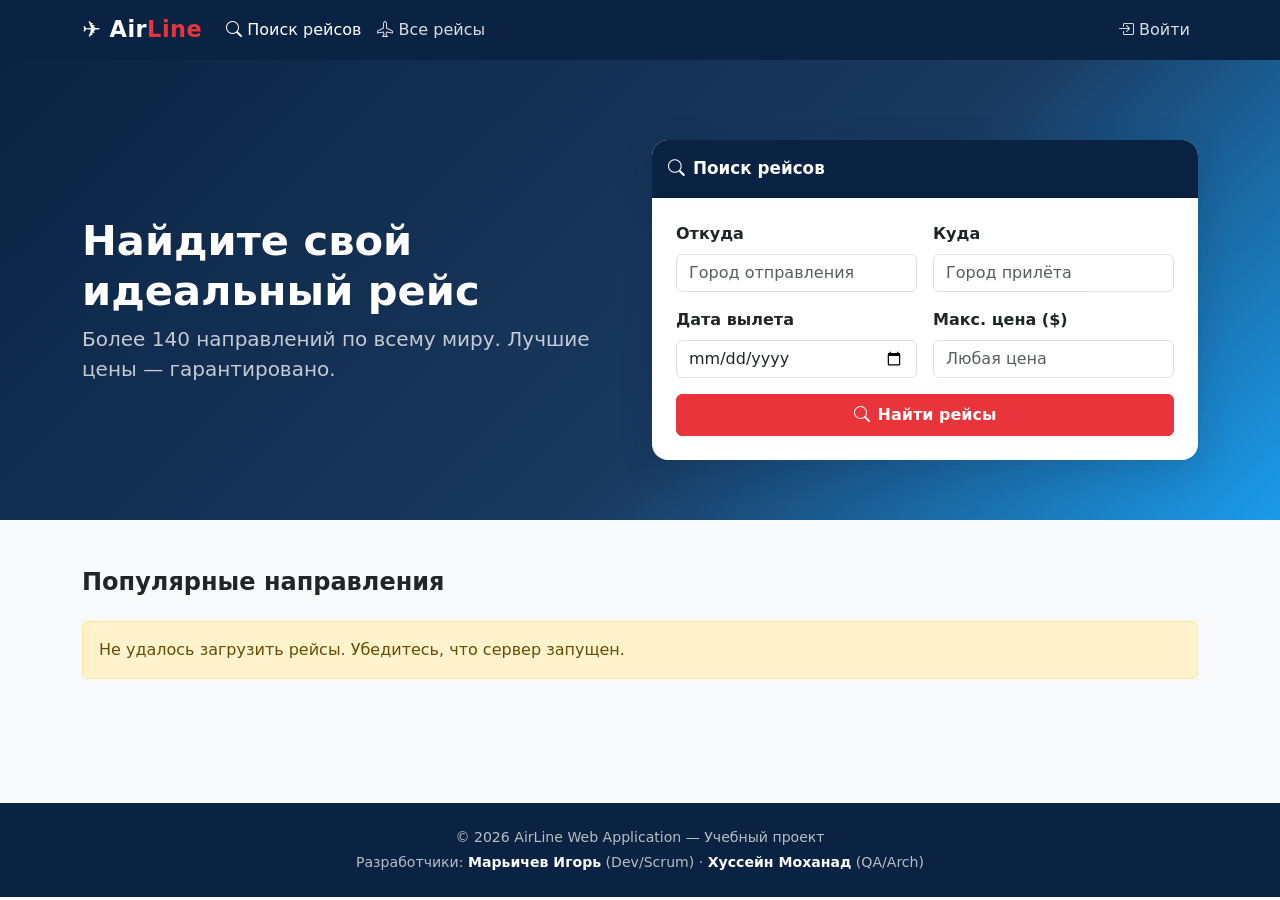
<file: frontend/index.html>
<!DOCTYPE html>
<html lang="ru">
<head>
    <meta charset="UTF-8">
    <meta name="viewport" content="width=device-width, initial-scale=1.0">
    <title>AirLine — Поиск рейсов</title>
    <link rel="stylesheet" href="https://cdn.jsdelivr.net/npm/bootstrap@5.3.3/dist/css/bootstrap.min.css">
    <link rel="stylesheet" href="https://cdn.jsdelivr.net/npm/bootstrap-icons@1.11.3/font/bootstrap-icons.min.css">
    <link rel="stylesheet" href="css/main.css">
</head>
<body>

<!-- Navbar -->
<nav class="navbar navbar-expand-lg navbar-airline">
    <div class="container">
        <a class="navbar-brand" href="index.html">✈ Air<span>Line</span></a>
        <button class="navbar-toggler" type="button" data-bs-toggle="collapse" data-bs-target="#navMain">
            <span class="navbar-toggler-icon"></span>
        </button>
        <div class="collapse navbar-collapse" id="navMain">
            <ul class="navbar-nav me-auto">
                <li class="nav-item"><a class="nav-link active" href="index.html"><i class="bi bi-search"></i> Поиск рейсов</a></li>
                <li class="nav-item"><a class="nav-link" href="flights.html"><i class="bi bi-airplane"></i> Все рейсы</a></li>
            </ul>
            <ul class="navbar-nav ms-auto">
                <!-- Not logged in -->
                <li class="nav-item" id="nav-auth">
                    <a class="nav-link" href="login.html"><i class="bi bi-box-arrow-in-right"></i> Войти</a>
                </li>
                <li class="nav-item" id="nav-auth-reg" style="display:none">
                    <a class="nav-link" href="register.html"><i class="bi bi-person-plus"></i> Регистрация</a>
                </li>
                <!-- Logged in -->
                <li class="nav-item dropdown d-none" id="nav-user">
                    <a class="nav-link dropdown-toggle" href="#" data-bs-toggle="dropdown">
                        <i class="bi bi-person-circle"></i> <span id="nav-username">User</span>
                    </a>
                    <ul class="dropdown-menu dropdown-menu-end">
                        <li><a class="dropdown-item" href="my-tickets.html"><i class="bi bi-ticket-perforated me-2"></i>Мои билеты</a></li>
                        <li><hr class="dropdown-divider"></li>
                        <li><a class="dropdown-item text-danger" href="#" onclick="logout()"><i class="bi bi-box-arrow-right me-2"></i>Выйти</a></li>
                    </ul>
                </li>
                <li class="nav-item d-none" id="nav-admin">
                    <a class="nav-link" href="admin-dashboard.html"><i class="bi bi-shield-lock"></i> Панель</a>
                </li>
            </ul>
        </div>
    </div>
</nav>

<!-- Hero -->
<section class="hero-section">
    <div class="container">
        <div class="row align-items-center">
            <div class="col-lg-6 mb-4 mb-lg-0">
                <h1>Найдите свой идеальный рейс</h1>
                <p class="lead opacity-75 mb-0">Более 140 направлений по всему миру. Лучшие цены — гарантировано.</p>
            </div>
            <div class="col-lg-6">
                <div class="card search-card">
                    <div class="card-header py-3">
                        <i class="bi bi-search me-2"></i>Поиск рейсов
                    </div>
                    <div class="card-body p-4">
                        <div id="search-alert"></div>
                        <div class="row g-3">
                            <div class="col-md-6">
                                <label class="form-label fw-semibold">Откуда</label>
                                <input type="text" class="form-control" id="from_city" placeholder="Город отправления">
                            </div>
                            <div class="col-md-6">
                                <label class="form-label fw-semibold">Куда</label>
                                <input type="text" class="form-control" id="to_city" placeholder="Город прилёта">
                            </div>
                            <div class="col-md-6">
                                <label class="form-label fw-semibold">Дата вылета</label>
                                <input type="date" class="form-control" id="search_date">
                            </div>
                            <div class="col-md-6">
                                <label class="form-label fw-semibold">Макс. цена ($)</label>
                                <input type="number" class="form-control" id="max_price" placeholder="Любая цена">
                            </div>
                            <div class="col-12">
                                <button class="btn btn-airline w-100 py-2" onclick="searchFlights()">
                                    <i class="bi bi-search me-2"></i>Найти рейсы
                                </button>
                            </div>
                        </div>
                    </div>
                </div>
            </div>
        </div>
    </div>
</section>

<!-- Results -->
<section class="py-5">
    <div class="container">
        <div id="results-section" class="d-none">
            <div class="d-flex justify-content-between align-items-center mb-4">
                <h4 class="fw-bold mb-0">Результаты поиска <span id="results-count" class="text-muted fs-6"></span></h4>
                <button class="btn btn-outline-secondary btn-sm" onclick="clearSearch()">
                    <i class="bi bi-x-circle me-1"></i>Сбросить
                </button>
            </div>
            <div id="flights-container" class="row g-3"></div>
        </div>

        <!-- Default content -->
        <div id="default-section">
            <h4 class="fw-bold mb-4">Популярные направления</h4>
            <div id="popular-flights" class="row g-3">
                <div class="col-12 text-center py-4">
                    <div class="spinner-border spinner-airline" role="status"></div>
                    <p class="text-muted mt-2">Загружаем рейсы...</p>
                </div>
            </div>
        </div>
    </div>
</section>

<!-- Footer -->
<footer>
    <div class="container text-center">
        <p class="mb-1">© 2026 AirLine Web Application — Учебный проект</p>
        <p class="mb-0">Разработчики: <strong class="text-white">Марьичев Игорь</strong> (Dev/Scrum) · <strong class="text-white">Хуссейн Моханад</strong> (QA/Arch)</p>
    </div>
</footer>

<script src="https://cdn.jsdelivr.net/npm/bootstrap@5.3.3/dist/js/bootstrap.bundle.min.js"></script>
<script src="js/api.js"></script>
<script>
    document.addEventListener('DOMContentLoaded', () => {
        updateNavbar();
        loadPopularFlights();
        // Set min date to today
        document.getElementById('search_date').min = new Date().toISOString().split('T')[0];
    });

    async function loadPopularFlights() {
        try {
            const data = await api.flights.list({ ordering: 'departure_time' });
            const flights = data.results || data;
            const container = document.getElementById('popular-flights');
            if (!flights || flights.length === 0) {
                container.innerHTML = '<div class="col-12 text-center text-muted">Рейсы не найдены</div>';
                return;
            }
            container.innerHTML = flights.slice(0, 6).map(renderFlightCard).join('');
        } catch (e) {
            document.getElementById('popular-flights').innerHTML =
                '<div class="col-12"><div class="alert alert-warning">Не удалось загрузить рейсы. Убедитесь, что сервер запущен.</div></div>';
        }
    }

    async function searchFlights() {
        const params = {};
        const from = document.getElementById('from_city').value.trim();
        const to = document.getElementById('to_city').value.trim();
        const date = document.getElementById('search_date').value;
        const maxPrice = document.getElementById('max_price').value;

        if (from) params.from_city = from;
        if (to) params.to_city = to;
        if (date) params.date = date;
        if (maxPrice) params.max_price = maxPrice;

        try {
            const data = await api.flights.list(params);
            const flights = data.results || data;

            document.getElementById('default-section').classList.add('d-none');
            document.getElementById('results-section').classList.remove('d-none');
            document.getElementById('results-count').textContent = `(${flights.length} найдено)`;

            const container = document.getElementById('flights-container');
            if (!flights.length) {
                container.innerHTML = '<div class="col-12"><div class="alert alert-info">По вашему запросу рейсы не найдены. Попробуйте изменить параметры.</div></div>';
                return;
            }
            container.innerHTML = flights.map(renderFlightCard).join('');
        } catch (e) {
            showErrors('search-alert', e);
        }
    }

    function clearSearch() {
        document.getElementById('from_city').value = '';
        document.getElementById('to_city').value = '';
        document.getElementById('search_date').value = '';
        document.getElementById('max_price').value = '';
        document.getElementById('results-section').classList.add('d-none');
        document.getElementById('default-section').classList.remove('d-none');
    }

    function renderFlightCard(f) {
        const dep = f.departure_airport;
        const arr = f.arrival_airport;
        const h = Math.floor(f.duration_minutes / 60);
        const m = f.duration_minutes % 60;
        return `
        <div class="col-md-6 col-lg-4">
            <div class="card flight-card h-100">
                <div class="card-body p-4">
                    <div class="d-flex justify-content-between align-items-start mb-3">
                        <small class="text-muted">${f.flight_number}</small>
                        ${statusBadge(f.status)}
                    </div>
                    <div class="d-flex align-items-center justify-content-between mb-3">
                        <div class="text-center">
                            <div class="flight-route">${dep.code}</div>
                            <div class="flight-meta">${dep.city}</div>
                        </div>
                        <div class="text-center px-2">
                            <div class="flight-arrow">✈</div>
                            <div class="flight-meta">${h}ч ${m}мин</div>
                        </div>
                        <div class="text-center">
                            <div class="flight-route">${arr.code}</div>
                            <div class="flight-meta">${arr.city}</div>
                        </div>
                    </div>
                    <div class="d-flex justify-content-between align-items-center mb-3">
                        <div>
                            <div class="flight-meta"><i class="bi bi-calendar3 me-1"></i>${formatDate(f.departure_time)}</div>
                            <div class="flight-meta"><i class="bi bi-people me-1"></i>${f.available_seats} мест</div>
                        </div>
                        <div class="flight-price">${formatPrice(f.base_price)}</div>
                    </div>
                    ${f.is_bookable
                        ? `<a href="booking.html?flight_id=${f.id}" class="btn btn-airline w-100">
                               <i class="bi bi-ticket-perforated me-1"></i>Забронировать
                           </a>`
                        : `<button class="btn btn-secondary w-100" disabled>Недоступен</button>`
                    }
                </div>
            </div>
        </div>`;
    }

    async function logout() {
        const refresh = Auth.getRefresh();
        try { await api.auth.logout(refresh); } catch {}
        Auth.clearTokens();
        window.location.reload();
    }
</script>
</body>
</html>
</file>
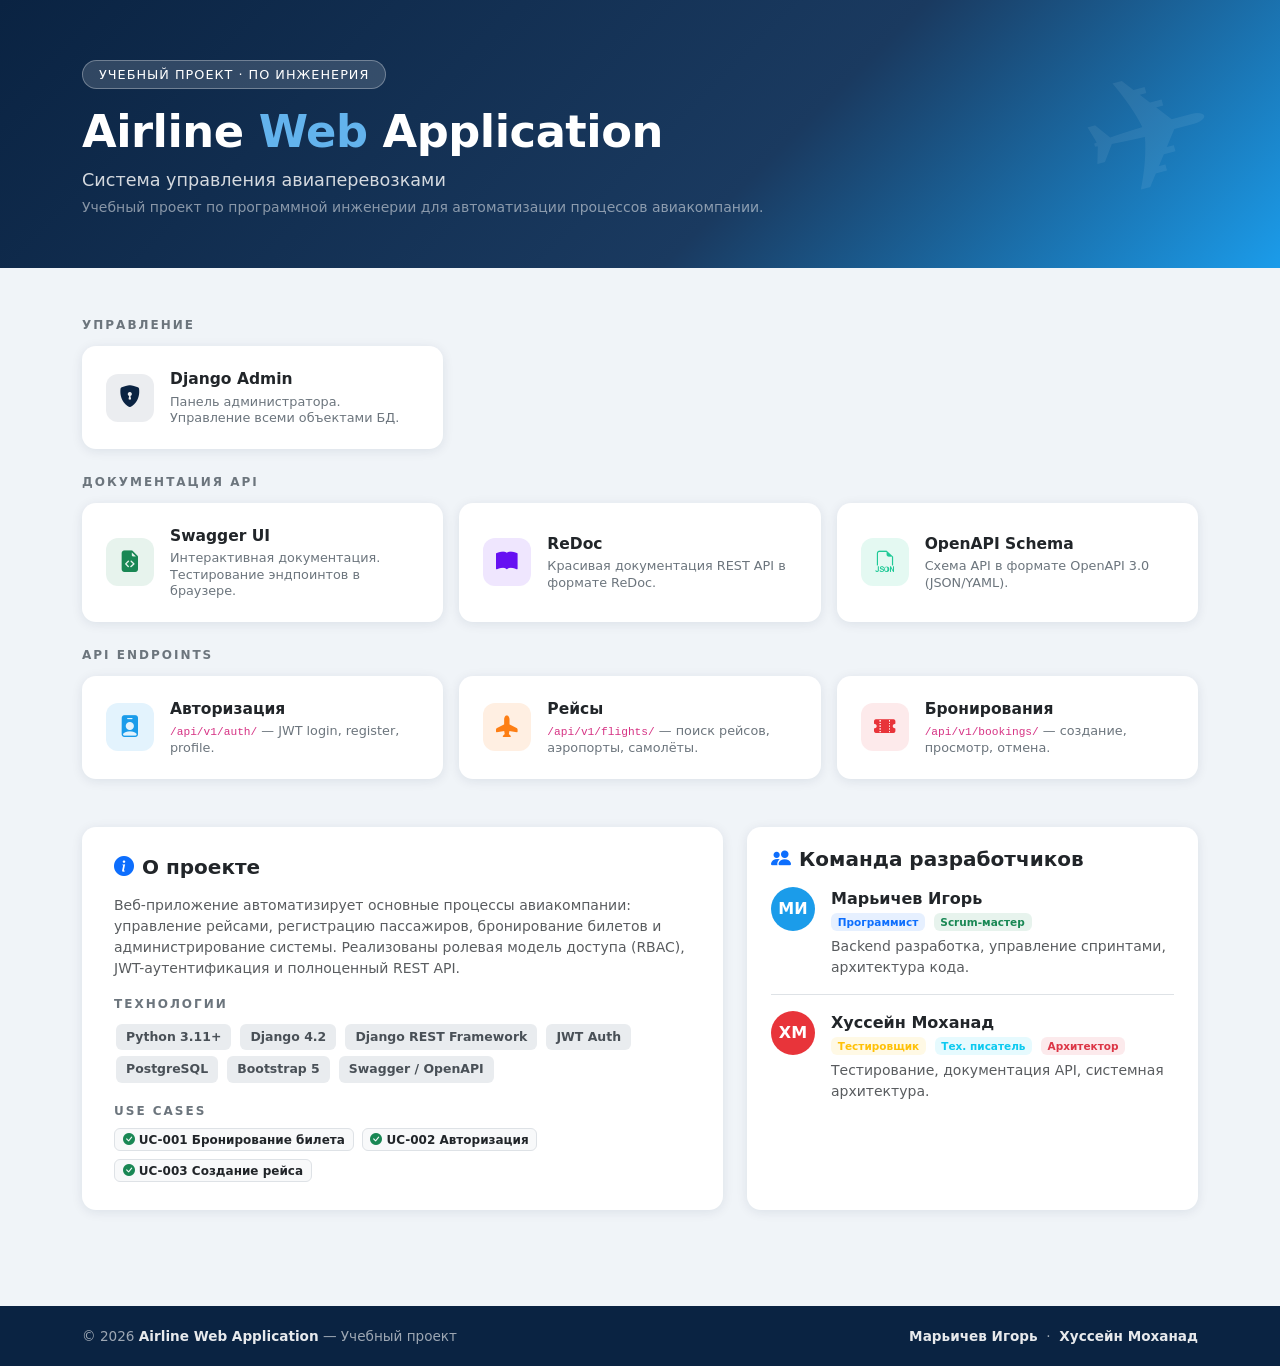
<file: frontend/home.html>
<!DOCTYPE html>
<html lang="ru">
<head>
    <meta charset="UTF-8">
    <meta name="viewport" content="width=device-width, initial-scale=1.0">
    <title>Airline Web Application</title>
    <link rel="stylesheet"
          href="https://cdn.jsdelivr.net/npm/bootstrap@5.3.3/dist/css/bootstrap.min.css">
    <link rel="stylesheet"
          href="https://cdn.jsdelivr.net/npm/bootstrap-icons@1.11.3/font/bootstrap-icons.min.css">
    <style>
        :root {
            --airline-dark: #0A2342;
            --airline-accent: #E8343A;
            --airline-sky: #1B9CEA;
        }

        body {
            background-color: #f0f4f8;
            font-family: 'Segoe UI', system-ui, sans-serif;
        }

        /* ── Header ── */
        .hero {
            background: linear-gradient(135deg, var(--airline-dark) 0%, #1a3a60 60%, var(--airline-sky) 100%);
            color: #fff;
            padding: 60px 0 50px;
            position: relative;
            overflow: hidden;
        }
        .hero::after {
            content: '✈';
            position: absolute;
            right: 5%;
            top: 50%;
            transform: translateY(-50%) rotate(-15deg);
            font-size: 10rem;
            opacity: 0.07;
            pointer-events: none;
        }
        .hero-badge {
            display: inline-block;
            background: rgba(255,255,255,0.15);
            border: 1px solid rgba(255,255,255,0.3);
            border-radius: 50px;
            padding: 4px 16px;
            font-size: 0.8rem;
            letter-spacing: 1px;
            text-transform: uppercase;
            margin-bottom: 16px;
        }
        .hero h1 {
            font-size: 2.8rem;
            font-weight: 800;
            letter-spacing: -0.5px;
        }
        .hero h1 span { color: #63b3ed; }
        .hero p.lead { opacity: 0.82; font-size: 1.1rem; }

        /* ── Section cards ── */
        .section-title {
            font-size: 0.75rem;
            font-weight: 700;
            letter-spacing: 2px;
            text-transform: uppercase;
            color: #6c757d;
            margin-bottom: 12px;
        }

        .link-card {
            background: #fff;
            border: none;
            border-radius: 14px;
            box-shadow: 0 2px 12px rgba(10,35,66,0.09);
            padding: 22px 24px;
            display: flex;
            align-items: center;
            gap: 16px;
            text-decoration: none;
            color: inherit;
            transition: transform 0.18s, box-shadow 0.18s;
            height: 100%;
        }
        .link-card:hover {
            transform: translateY(-3px);
            box-shadow: 0 8px 28px rgba(10,35,66,0.15);
            color: inherit;
        }
        .link-card .icon-wrap {
            width: 48px;
            height: 48px;
            border-radius: 12px;
            display: flex;
            align-items: center;
            justify-content: center;
            font-size: 1.35rem;
            flex-shrink: 0;
        }
        .icon-dark  { background: rgba(10,35,66,0.08);  color: var(--airline-dark); }
        .icon-green { background: rgba(25,135,84,0.1);  color: #198754; }
        .icon-blue  { background: rgba(27,156,234,0.12); color: var(--airline-sky); }
        .icon-indigo{ background: rgba(102,16,242,0.1); color: #6610f2; }
        .icon-red   { background: rgba(232,52,58,0.1);  color: var(--airline-accent); }
        .icon-teal  { background: rgba(32,201,151,0.12);color: #20c997; }
        .icon-orange{ background: rgba(253,126,20,0.12);color: #fd7e14; }

        .link-card .card-label {
            font-weight: 700;
            font-size: 0.97rem;
            margin-bottom: 2px;
        }
        .link-card .card-desc {
            font-size: 0.8rem;
            color: #6c757d;
            line-height: 1.3;
        }

        /* ── Info block ── */
        .info-card {
            background: #fff;
            border-radius: 14px;
            box-shadow: 0 2px 12px rgba(10,35,66,0.09);
            padding: 28px 32px;
        }
        .tech-badge {
            display: inline-block;
            background: #e9ecef;
            border-radius: 6px;
            padding: 4px 10px;
            font-size: 0.78rem;
            font-weight: 600;
            color: #495057;
            margin: 3px 2px;
        }

        /* ── Team ── */
        .team-card {
            background: #fff;
            border-radius: 14px;
            box-shadow: 0 2px 12px rgba(10,35,66,0.09);
            padding: 20px 24px;
        }
        .avatar {
            width: 44px;
            height: 44px;
            border-radius: 50%;
            display: flex;
            align-items: center;
            justify-content: center;
            font-weight: 700;
            font-size: 1rem;
            color: #fff;
            flex-shrink: 0;
        }
        .av-blue   { background: var(--airline-sky); }
        .av-accent { background: var(--airline-accent); }

        /* ── Footer ── */
        footer {
            background: var(--airline-dark);
            color: rgba(255,255,255,0.6);
            padding: 20px 0;
            font-size: 0.85rem;
            margin-top: 48px;
        }
        footer strong { color: rgba(255,255,255,0.9); }
    </style>
</head>
<body>

<!-- ══════════════ HERO ══════════════ -->
<div class="hero">
    <div class="container">
        <div class="hero-badge">Учебный проект · ПО инженерия</div>
        <h1>Airline <span>Web</span> Application</h1>
        <p class="lead mb-1">Система управления авиаперевозками</p>
        <p class="opacity-50 small mb-0">
            Учебный проект по программной инженерии для автоматизации процессов авиакомпании.
        </p>
    </div>
</div>

<!-- ══════════════ MAIN ══════════════ -->
<div class="container py-5">

    <!-- ── Управление ── -->
    <p class="section-title">Управление</p>
    <div class="row g-3 mb-4">
        <div class="col-md-6 col-lg-4">
            <a href="/admin/" class="link-card">
                <div class="icon-wrap icon-dark">
                    <i class="bi bi-shield-lock-fill"></i>
                </div>
                <div>
                    <div class="card-label">Django Admin</div>
                    <div class="card-desc">Панель администратора. Управление всеми объектами БД.</div>
                </div>
            </a>
        </div>
    </div>

    <!-- ── API Documentation ── -->
    <p class="section-title">Документация API</p>
    <div class="row g-3 mb-4">
        <div class="col-md-6 col-lg-4">
            <a href="/api/docs/" class="link-card">
                <div class="icon-wrap icon-green">
                    <i class="bi bi-file-earmark-code-fill"></i>
                </div>
                <div>
                    <div class="card-label">Swagger UI</div>
                    <div class="card-desc">Интерактивная документация. Тестирование эндпоинтов в браузере.</div>
                </div>
            </a>
        </div>
        <div class="col-md-6 col-lg-4">
            <a href="/api/redoc/" class="link-card">
                <div class="icon-wrap icon-indigo">
                    <i class="bi bi-book-fill"></i>
                </div>
                <div>
                    <div class="card-label">ReDoc</div>
                    <div class="card-desc">Красивая документация REST API в формате ReDoc.</div>
                </div>
            </a>
        </div>
        <div class="col-md-6 col-lg-4">
            <a href="/api/schema/" class="link-card">
                <div class="icon-wrap icon-teal">
                    <i class="bi bi-filetype-json"></i>
                </div>
                <div>
                    <div class="card-label">OpenAPI Schema</div>
                    <div class="card-desc">Схема API в формате OpenAPI 3.0 (JSON/YAML).</div>
                </div>
            </a>
        </div>
    </div>

    <!-- ── API Endpoints ── -->
    <p class="section-title">API Endpoints</p>
    <div class="row g-3 mb-5">
        <div class="col-md-6 col-lg-4">
            <a href="/api/v1/auth/login/" class="link-card">
                <div class="icon-wrap icon-blue">
                    <i class="bi bi-person-badge-fill"></i>
                </div>
                <div>
                    <div class="card-label">Авторизация</div>
                    <div class="card-desc"><code>/api/v1/auth/</code> — JWT login, register, profile.</div>
                </div>
            </a>
        </div>
        <div class="col-md-6 col-lg-4">
            <a href="/api/v1/flights/" class="link-card">
                <div class="icon-wrap icon-orange">
                    <i class="bi bi-airplane-fill"></i>
                </div>
                <div>
                    <div class="card-label">Рейсы</div>
                    <div class="card-desc"><code>/api/v1/flights/</code> — поиск рейсов, аэропорты, самолёты.</div>
                </div>
            </a>
        </div>
        <div class="col-md-6 col-lg-4">
            <a href="/api/v1/bookings/" class="link-card">
                <div class="icon-wrap icon-red">
                    <i class="bi bi-ticket-perforated-fill"></i>
                </div>
                <div>
                    <div class="card-label">Бронирования</div>
                    <div class="card-desc"><code>/api/v1/bookings/</code> — создание, просмотр, отмена.</div>
                </div>
            </a>
        </div>
    </div>

    <!-- ── Info + Team row ── -->
    <div class="row g-4">

        <!-- Project info -->
        <div class="col-lg-7">
            <div class="info-card h-100">
                <h5 class="fw-bold mb-3">
                    <i class="bi bi-info-circle-fill text-primary me-2"></i>О проекте
                </h5>
                <p class="text-muted small mb-3">
                    Веб-приложение автоматизирует основные процессы авиакомпании:
                    управление рейсами, регистрацию пассажиров, бронирование билетов
                    и администрирование системы. Реализованы ролевая модель доступа (RBAC),
                    JWT-аутентификация и полноценный REST API.
                </p>
                <div class="mb-3">
                    <span class="section-title d-block mb-2">Технологии</span>
                    <span class="tech-badge">Python 3.11+</span>
                    <span class="tech-badge">Django 4.2</span>
                    <span class="tech-badge">Django REST Framework</span>
                    <span class="tech-badge">JWT Auth</span>
                    <span class="tech-badge">PostgreSQL</span>
                    <span class="tech-badge">Bootstrap 5</span>
                    <span class="tech-badge">Swagger / OpenAPI</span>
                </div>
                <div>
                    <span class="section-title d-block mb-2">Use Cases</span>
                    <div class="d-flex flex-wrap gap-2">
                        <span class="badge bg-light text-dark border">
                            <i class="bi bi-check-circle-fill text-success me-1"></i>UC-001 Бронирование билета
                        </span>
                        <span class="badge bg-light text-dark border">
                            <i class="bi bi-check-circle-fill text-success me-1"></i>UC-002 Авторизация
                        </span>
                        <span class="badge bg-light text-dark border">
                            <i class="bi bi-check-circle-fill text-success me-1"></i>UC-003 Создание рейса
                        </span>
                    </div>
                </div>
            </div>
        </div>

        <!-- Team -->
        <div class="col-lg-5">
            <div class="team-card h-100">
                <h5 class="fw-bold mb-3">
                    <i class="bi bi-people-fill text-primary me-2"></i>Команда разработчиков
                </h5>

                <div class="d-flex align-items-start gap-3 mb-3 pb-3 border-bottom">
                    <div class="avatar av-blue">МИ</div>
                    <div>
                        <div class="fw-bold">Марьичев Игорь</div>
                        <div class="small text-muted mb-1">
                            <span class="badge bg-primary bg-opacity-10 text-primary me-1">Программист</span>
                            <span class="badge bg-success bg-opacity-10 text-success">Scrum-мастер</span>
                        </div>
                        <div class="small text-muted">
                            Backend разработка, управление спринтами, архитектура кода.
                        </div>
                    </div>
                </div>

                <div class="d-flex align-items-start gap-3">
                    <div class="avatar av-accent">ХМ</div>
                    <div>
                        <div class="fw-bold">Хуссейн Моханад</div>
                        <div class="small text-muted mb-1">
                            <span class="badge bg-warning bg-opacity-10 text-warning me-1">Тестировщик</span>
                            <span class="badge bg-info bg-opacity-10 text-info me-1">Тех. писатель</span>
                            <span class="badge bg-danger bg-opacity-10 text-danger">Архитектор</span>
                        </div>
                        <div class="small text-muted">
                            Тестирование, документация API, системная архитектура.
                        </div>
                    </div>
                </div>
            </div>
        </div>

    </div><!-- /row -->
</div><!-- /container -->

<!-- ══════════════ FOOTER ══════════════ -->
<footer>
    <div class="container d-flex flex-column flex-md-row justify-content-between align-items-center gap-2">
        <span>© 2026 <strong>Airline Web Application</strong> — Учебный проект</span>
        <span>
            <strong>Марьичев Игорь</strong> &nbsp;·&nbsp; <strong>Хуссейн Моханад</strong>
        </span>
    </div>
</footer>

<script src="https://cdn.jsdelivr.net/npm/bootstrap@5.3.3/dist/js/bootstrap.bundle.min.js"></script>
<script src="js/auth.js"></script>
</body>
</html>
</file>
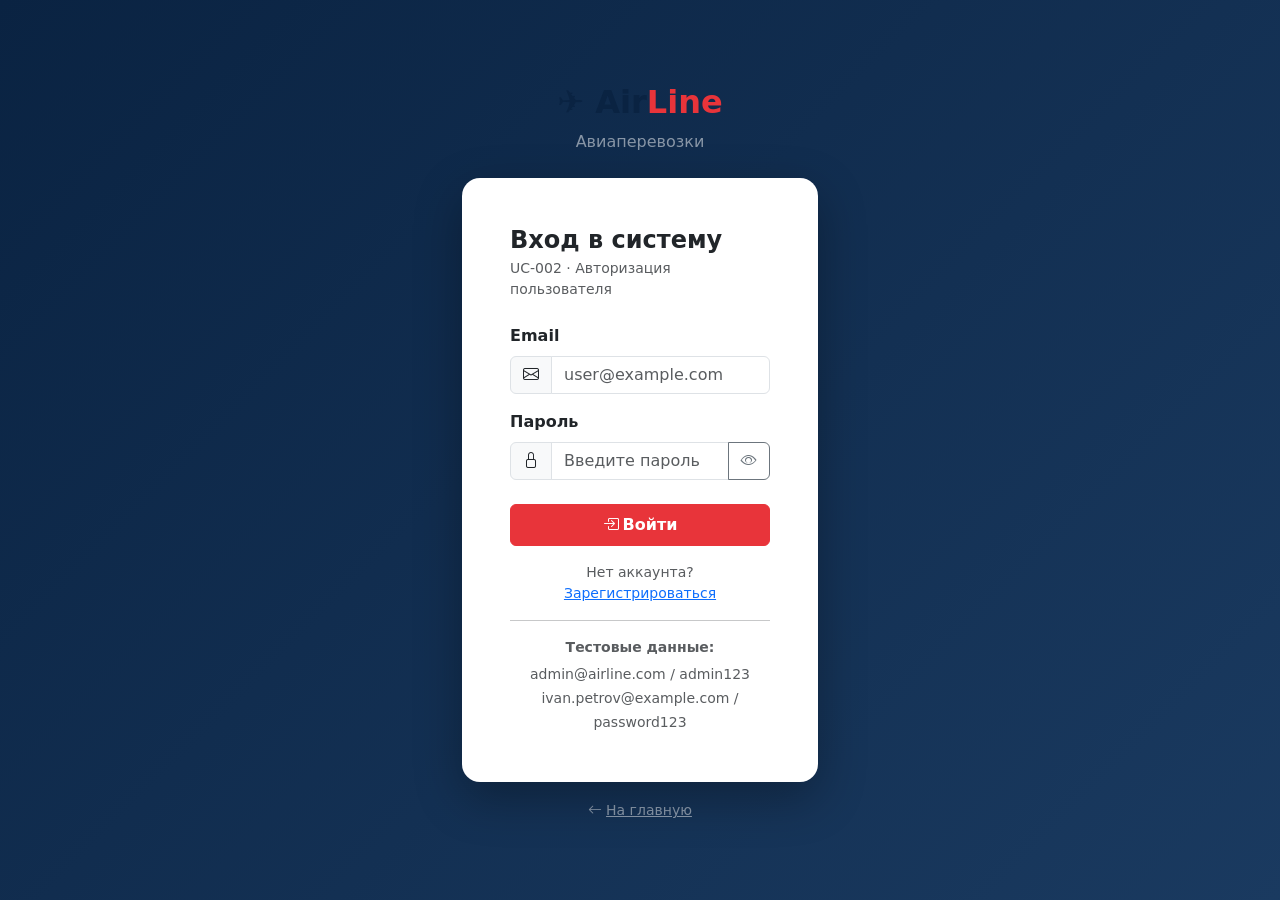
<file: frontend/login.html>
<!DOCTYPE html>
<html lang="ru">
<head>
    <meta charset="UTF-8">
    <meta name="viewport" content="width=device-width, initial-scale=1.0">
    <title>Вход — AirLine</title>
    <link rel="stylesheet" href="https://cdn.jsdelivr.net/npm/bootstrap@5.3.3/dist/css/bootstrap.min.css">
    <link rel="stylesheet" href="https://cdn.jsdelivr.net/npm/bootstrap-icons@1.11.3/font/bootstrap-icons.min.css">
    <link rel="stylesheet" href="css/main.css">
    <style>
        body { background: linear-gradient(135deg, var(--airline-primary) 0%, #1a3a60 100%); min-height: 100vh; display:flex; flex-direction:column; }
        .auth-card { border: none; border-radius: 18px; box-shadow: 0 16px 48px rgba(0,0,0,0.3); }
        .auth-logo { font-size: 2rem; font-weight: 800; color: var(--airline-primary); }
        .auth-logo span { color: var(--airline-accent); }
    </style>
</head>
<body class="align-items-center justify-content-center">

<div class="container py-5">
    <div class="row justify-content-center">
        <div class="col-md-5 col-lg-4">
            <div class="text-center mb-4">
                <div class="auth-logo">✈ Air<span>Line</span></div>
                <p class="text-white-50 mt-1">Авиаперевозки</p>
            </div>
            <div class="card auth-card">
                <div class="card-body p-4 p-md-5">
                    <h4 class="fw-bold mb-1">Вход в систему</h4>
                    <p class="text-muted mb-4 small">UC-002 · Авторизация пользователя</p>

                    <div id="login-alert"></div>

                    <div class="mb-3">
                        <label class="form-label fw-semibold">Email</label>
                        <div class="input-group">
                            <span class="input-group-text"><i class="bi bi-envelope"></i></span>
                            <input type="email" class="form-control" id="email" placeholder="user@example.com" autocomplete="email">
                        </div>
                    </div>
                    <div class="mb-4">
                        <label class="form-label fw-semibold">Пароль</label>
                        <div class="input-group">
                            <span class="input-group-text"><i class="bi bi-lock"></i></span>
                            <input type="password" class="form-control" id="password" placeholder="Введите пароль" autocomplete="current-password">
                            <button class="btn btn-outline-secondary" type="button" onclick="togglePassword('password', this)">
                                <i class="bi bi-eye"></i>
                            </button>
                        </div>
                    </div>
                    <button class="btn btn-airline w-100 py-2 mb-3" onclick="doLogin()" id="login-btn">
                        <i class="bi bi-box-arrow-in-right me-1"></i>Войти
                    </button>
                    <div class="text-center text-muted small">
                        Нет аккаунта? <a href="register.html">Зарегистрироваться</a>
                    </div>
                    <hr class="my-3">
                    <div class="text-center">
                        <small class="text-muted d-block mb-1"><strong>Тестовые данные:</strong></small>
                        <small class="text-muted">admin@airline.com / admin123</small><br>
                        <small class="text-muted">ivan.petrov@example.com / password123</small>
                    </div>
                </div>
            </div>
            <div class="text-center mt-3">
                <a href="index.html" class="text-white-50 small"><i class="bi bi-arrow-left me-1"></i>На главную</a>
            </div>
        </div>
    </div>
</div>

<script src="https://cdn.jsdelivr.net/npm/bootstrap@5.3.3/dist/js/bootstrap.bundle.min.js"></script>
<script src="js/api.js"></script>
<script>
    // Already logged in → redirect
    if (Auth.isLoggedIn()) window.location.href = 'index.html';

    // Allow Enter key
    document.addEventListener('keydown', e => { if (e.key === 'Enter') doLogin(); });

    async function doLogin() {
        const email = document.getElementById('email').value.trim();
        const password = document.getElementById('password').value;
        const btn = document.getElementById('login-btn');

        if (!email || !password) {
            showAlert('login-alert', 'Введите email и пароль.', 'warning');
            return;
        }

        btn.disabled = true;
        btn.innerHTML = '<span class="spinner-border spinner-border-sm me-1"></span>Вход...';

        try {
            const data = await api.auth.login(email, password);
            Auth.setTokens(data.access, data.refresh);
            Auth.setUser(data.user);

            // Redirect based on role
            const role = data.user?.role;
            if (role === 'admin' || role === 'manager') {
                window.location.href = 'admin-dashboard.html';
            } else {
                const next = new URLSearchParams(window.location.search).get('next') || 'index.html';
                window.location.href = next;
            }
        } catch (e) {
            showErrors('login-alert', e);
            btn.disabled = false;
            btn.innerHTML = '<i class="bi bi-box-arrow-in-right me-1"></i>Войти';
        }
    }

    function togglePassword(inputId, btn) {
        const input = document.getElementById(inputId);
        const icon = btn.querySelector('i');
        if (input.type === 'password') {
            input.type = 'text';
            icon.className = 'bi bi-eye-slash';
        } else {
            input.type = 'password';
            icon.className = 'bi bi-eye';
        }
    }
</script>
</body>
</html>
</file>
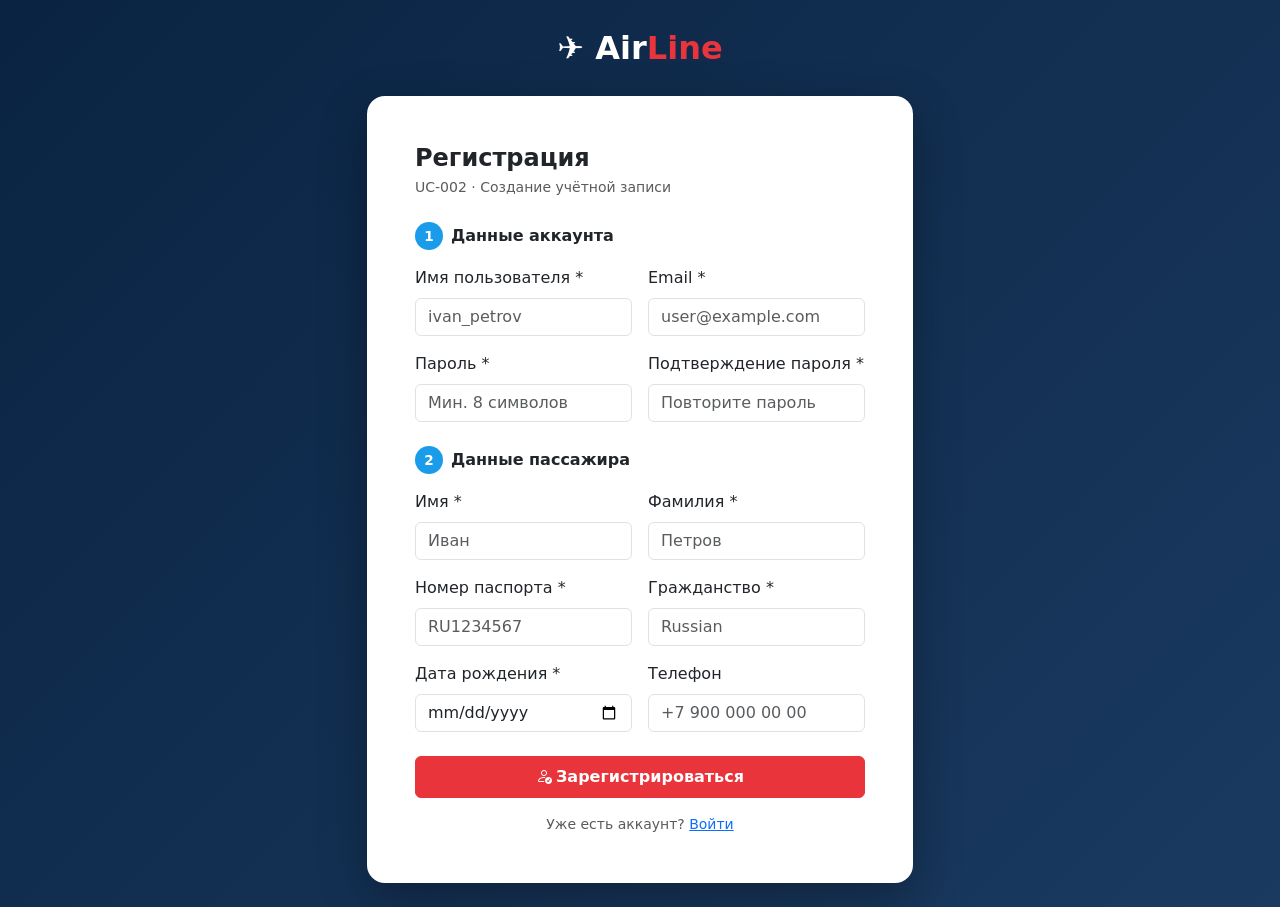
<file: frontend/register.html>
<!DOCTYPE html>
<html lang="ru">
<head>
    <meta charset="UTF-8">
    <meta name="viewport" content="width=device-width, initial-scale=1.0">
    <title>Регистрация — AirLine</title>
    <link rel="stylesheet" href="https://cdn.jsdelivr.net/npm/bootstrap@5.3.3/dist/css/bootstrap.min.css">
    <link rel="stylesheet" href="https://cdn.jsdelivr.net/npm/bootstrap-icons@1.11.3/font/bootstrap-icons.min.css">
    <link rel="stylesheet" href="css/main.css">
    <style>
        body { background: linear-gradient(135deg, var(--airline-primary) 0%, #1a3a60 100%); min-height: 100vh; }
        .auth-card { border: none; border-radius: 18px; box-shadow: 0 16px 48px rgba(0,0,0,0.3); }
        .step-badge { background: var(--airline-sky); color: #fff; border-radius: 50%; width: 28px; height: 28px;
                      display:inline-flex; align-items:center; justify-content:center; font-weight:700; font-size:.85rem; }
    </style>
</head>
<body>
<div class="container py-4">
    <div class="row justify-content-center">
        <div class="col-md-7 col-lg-6">
            <div class="text-center mb-4">
                <div style="font-size:2rem;font-weight:800;color:#fff">✈ Air<span style="color:var(--airline-accent)">Line</span></div>
            </div>
            <div class="card auth-card">
                <div class="card-body p-4 p-md-5">
                    <h4 class="fw-bold mb-1">Регистрация</h4>
                    <p class="text-muted mb-4 small">UC-002 · Создание учётной записи</p>

                    <div id="reg-alert"></div>

                    <!-- Step 1: Account -->
                    <div class="d-flex align-items-center mb-3">
                        <span class="step-badge me-2">1</span>
                        <span class="fw-semibold">Данные аккаунта</span>
                    </div>
                    <div class="row g-3 mb-4">
                        <div class="col-md-6">
                            <label class="form-label">Имя пользователя *</label>
                            <input type="text" class="form-control" id="username" placeholder="ivan_petrov">
                        </div>
                        <div class="col-md-6">
                            <label class="form-label">Email *</label>
                            <input type="email" class="form-control" id="email" placeholder="user@example.com">
                        </div>
                        <div class="col-md-6">
                            <label class="form-label">Пароль *</label>
                            <input type="password" class="form-control" id="password" placeholder="Мин. 8 символов">
                        </div>
                        <div class="col-md-6">
                            <label class="form-label">Подтверждение пароля *</label>
                            <input type="password" class="form-control" id="password_confirm" placeholder="Повторите пароль">
                        </div>
                    </div>

                    <!-- Step 2: Passenger -->
                    <div class="d-flex align-items-center mb-3">
                        <span class="step-badge me-2">2</span>
                        <span class="fw-semibold">Данные пассажира</span>
                    </div>
                    <div class="row g-3 mb-4">
                        <div class="col-md-6">
                            <label class="form-label">Имя *</label>
                            <input type="text" class="form-control" id="first_name" placeholder="Иван">
                        </div>
                        <div class="col-md-6">
                            <label class="form-label">Фамилия *</label>
                            <input type="text" class="form-control" id="last_name" placeholder="Петров">
                        </div>
                        <div class="col-md-6">
                            <label class="form-label">Номер паспорта *</label>
                            <input type="text" class="form-control" id="passport_number" placeholder="RU1234567">
                        </div>
                        <div class="col-md-6">
                            <label class="form-label">Гражданство *</label>
                            <input type="text" class="form-control" id="nationality" placeholder="Russian">
                        </div>
                        <div class="col-md-6">
                            <label class="form-label">Дата рождения *</label>
                            <input type="date" class="form-control" id="birth_date">
                        </div>
                        <div class="col-md-6">
                            <label class="form-label">Телефон</label>
                            <input type="text" class="form-control" id="phone" placeholder="+7 900 000 00 00">
                        </div>
                    </div>

                    <button class="btn btn-airline w-100 py-2 mb-3" onclick="doRegister()" id="reg-btn">
                        <i class="bi bi-person-check me-1"></i>Зарегистрироваться
                    </button>
                    <div class="text-center text-muted small">
                        Уже есть аккаунт? <a href="login.html">Войти</a>
                    </div>
                </div>
            </div>
        </div>
    </div>
</div>

<script src="https://cdn.jsdelivr.net/npm/bootstrap@5.3.3/dist/js/bootstrap.bundle.min.js"></script>
<script src="js/api.js"></script>
<script>
    if (Auth.isLoggedIn()) window.location.href = 'index.html';

        async function doRegister() {
        const btn = document.getElementById('reg-btn');
        const fields = ['username','email','password','password_confirm',
                        'first_name','last_name','passport_number','nationality','birth_date'];

        // Человеческие названия полей для красивого вывода ошибок
        const fieldNames = {
            'username': 'Логин', 'email': 'Email', 'password': 'Пароль',
            'password_confirm': 'Подтверждение пароля', 'first_name': 'Имя',
            'last_name': 'Фамилия', 'passport_number': 'Номер паспорта',
            'nationality': 'Гражданство', 'birth_date': 'Дата рождения'
        };

        // Basic client-side validation
        for (const f of fields) {
            const el = document.getElementById(f);
            if (!el || !el.value.trim()) {
                const friendlyName = fieldNames[f] || f;
                showAlert('reg-alert', `Поле "${friendlyName}" обязательно для заполнения.`, 'warning');
                if (el) el.focus();
                return;
            }
        }

        // Проверка совпадения паролей перед отправкой
        if (document.getElementById('password').value !== document.getElementById('password_confirm').value) {
            showAlert('reg-alert', 'Пароли не совпадают!', 'danger');
            return;
        }

        const data = {
            username:         document.getElementById('username').value.trim(),
            email:            document.getElementById('email').value.trim(),
            password:         document.getElementById('password').value,
            password_confirm: document.getElementById('password_confirm').value,
            first_name:       document.getElementById('first_name').value.trim(),
            last_name:        document.getElementById('last_name').value.trim(),
            passport_number:  document.getElementById('passport_number').value.trim(),
            nationality:      document.getElementById('nationality').value.trim(),
            birth_date:       document.getElementById('birth_date').value,
            phone:            document.getElementById('phone').value.trim(),
        };

        btn.disabled = true;
        btn.innerHTML = '<span class="spinner-border spinner-border-sm me-1"></span>Регистрация...';

        try {
            const res = await api.auth.register(data);
            Auth.setTokens(res.tokens.access, res.tokens.refresh);
            Auth.setUser(res.user);
            showAlert('reg-alert', 'Регистрация успешна! Переходим...', 'success');
            setTimeout(() => window.location.href = 'index.html', 1000);
        } catch (e) {
            showErrors('reg-alert', e);
            btn.disabled = false;
            btn.innerHTML = '<i class="bi bi-person-check me-1"></i>Зарегистрироваться';
        }
    } 

</script>
</body>
</html>
</file>
<file: frontend/css/main.css>
/* ─────────────────────────────────────────
   Airline Web App — main.css
   Custom styles on top of Bootstrap 5
   ───────────────────────────────────────── */

:root {
    --airline-primary: #0A2342;
    --airline-accent: #E8343A;
    --airline-sky: #1B9CEA;
    --airline-light: #F0F4F8;
    --airline-gold: #F5A623;
}

/* ── Base ── */
body {
    background-color: #f8f9fa;
    font-family: 'Segoe UI', system-ui, -apple-system, sans-serif;
    color: #212529;
}

/* ── Navbar ── */
.navbar-airline {
    background-color: var(--airline-primary);
    box-shadow: 0 2px 8px rgba(0,0,0,0.25);
}
.navbar-airline .navbar-brand {
    color: #fff !important;
    font-weight: 700;
    font-size: 1.4rem;
    letter-spacing: 0.5px;
}
.navbar-airline .navbar-brand span {
    color: var(--airline-accent);
}
.navbar-airline .nav-link {
    color: rgba(255,255,255,0.85) !important;
    transition: color 0.2s;
}
.navbar-airline .nav-link:hover,
.navbar-airline .nav-link.active {
    color: #fff !important;
}

/* ── Hero ── */
.hero-section {
    background: linear-gradient(135deg, var(--airline-primary) 0%, #1a3a60 60%, var(--airline-sky) 100%);
    color: #fff;
    padding: 80px 0 60px;
    position: relative;
    overflow: hidden;
}
.hero-section::after {
    content: '✈';
    position: absolute;
    right: 6%;
    top: 50%;
    transform: translateY(-50%) rotate(-15deg);
    font-size: 9rem;
    opacity: 0.08;
    pointer-events: none;
}
.hero-section h1 { font-weight: 800; font-size: 2.6rem; }

/* ── Search card ── */
.search-card {
    border: none;
    border-radius: 16px;
    box-shadow: 0 8px 32px rgba(10,35,66,0.18);
    background: #fff;
}
.search-card .card-header {
    background: var(--airline-primary);
    color: #fff;
    border-radius: 16px 16px 0 0 !important;
    font-weight: 600;
    font-size: 1.05rem;
}

/* ── Flight card ── */
.flight-card {
    border: none;
    border-radius: 12px;
    box-shadow: 0 2px 12px rgba(10,35,66,0.10);
    transition: transform 0.18s, box-shadow 0.18s;
    background: #fff;
}
.flight-card:hover {
    transform: translateY(-3px);
    box-shadow: 0 8px 28px rgba(10,35,66,0.18);
}
.flight-route {
    font-size: 1.5rem;
    font-weight: 800;
    color: var(--airline-primary);
    letter-spacing: 1px;
}
.flight-arrow {
    color: var(--airline-sky);
    font-size: 1.3rem;
}
.flight-price {
    font-size: 1.4rem;
    font-weight: 700;
    color: var(--airline-accent);
}
.flight-meta {
    font-size: 0.83rem;
    color: #6c757d;
}

/* ── Stat cards (admin) ── */
.stat-card {
    border: none;
    border-radius: 12px;
    color: #fff;
    padding: 20px 24px;
    box-shadow: 0 4px 16px rgba(0,0,0,0.12);
}
.stat-card.primary { background: linear-gradient(135deg, var(--airline-primary), #1a5276); }
.stat-card.accent  { background: linear-gradient(135deg, var(--airline-accent), #c0392b); }
.stat-card.sky     { background: linear-gradient(135deg, var(--airline-sky), #1565c0); }
.stat-card.gold    { background: linear-gradient(135deg, var(--airline-gold), #e67e22); }
.stat-card .stat-number { font-size: 2rem; font-weight: 800; }
.stat-card .stat-label  { font-size: 0.88rem; opacity: 0.85; }

/* ── Tables ── */
.table-airline thead {
    background-color: var(--airline-primary);
    color: #fff;
}
.table-airline tbody tr:hover {
    background-color: rgba(27, 156, 234, 0.07);
}

/* ── Buttons ── */
.btn-airline {
    background-color: var(--airline-accent);
    border-color: var(--airline-accent);
    color: #fff;
    font-weight: 600;
}
.btn-airline:hover {
    background-color: #c0392b;
    border-color: #c0392b;
    color: #fff;
}
.btn-sky {
    background-color: var(--airline-sky);
    border-color: var(--airline-sky);
    color: #fff;
    font-weight: 600;
}
.btn-sky:hover {
    background-color: #1565c0;
    color: #fff;
}

/* ── Ticket card ── */
.ticket-card {
    border: none;
    border-radius: 12px;
    box-shadow: 0 2px 12px rgba(10,35,66,0.10);
    background: #fff;
    position: relative;
    overflow: hidden;
}
.ticket-card::before {
    content: '';
    position: absolute;
    left: 0; top: 0; bottom: 0;
    width: 5px;
    background: var(--airline-sky);
    border-radius: 12px 0 0 12px;
}
.ticket-card.status-cancelled::before { background: #dc3545; }
.ticket-card.status-used::before      { background: #6c757d; }

/* ── Sidebar (admin) ── */
.admin-sidebar {
    background: var(--airline-primary);
    min-height: 100vh;
    padding-top: 20px;
}
.admin-sidebar .nav-link {
    color: rgba(255,255,255,0.75);
    padding: 10px 20px;
    border-radius: 8px;
    margin: 2px 8px;
    font-weight: 500;
    transition: all 0.2s;
}
.admin-sidebar .nav-link:hover,
.admin-sidebar .nav-link.active {
    background: rgba(255,255,255,0.12);
    color: #fff;
}
.admin-sidebar .nav-link i { margin-right: 8px; width: 18px; }

/* ── Loading spinner ── */
.spinner-airline {
    color: var(--airline-sky);
}

/* ── Forms ── */
.form-control:focus, .form-select:focus {
    border-color: var(--airline-sky);
    box-shadow: 0 0 0 0.2rem rgba(27,156,234,0.25);
}

/* ── Footer ── */
footer {
    background: var(--airline-primary);
    color: rgba(255,255,255,0.7);
    padding: 24px 0;
    margin-top: 60px;
    font-size: 0.88rem;
}
footer a { color: rgba(255,255,255,0.55); text-decoration: none; }
footer a:hover { color: #fff; }

/* ── Responsive ── */
@media (max-width: 576px) {
    .hero-section h1 { font-size: 1.8rem; }
    .flight-route    { font-size: 1.1rem; }
    .flight-price    { font-size: 1.1rem; }
}
</file>
